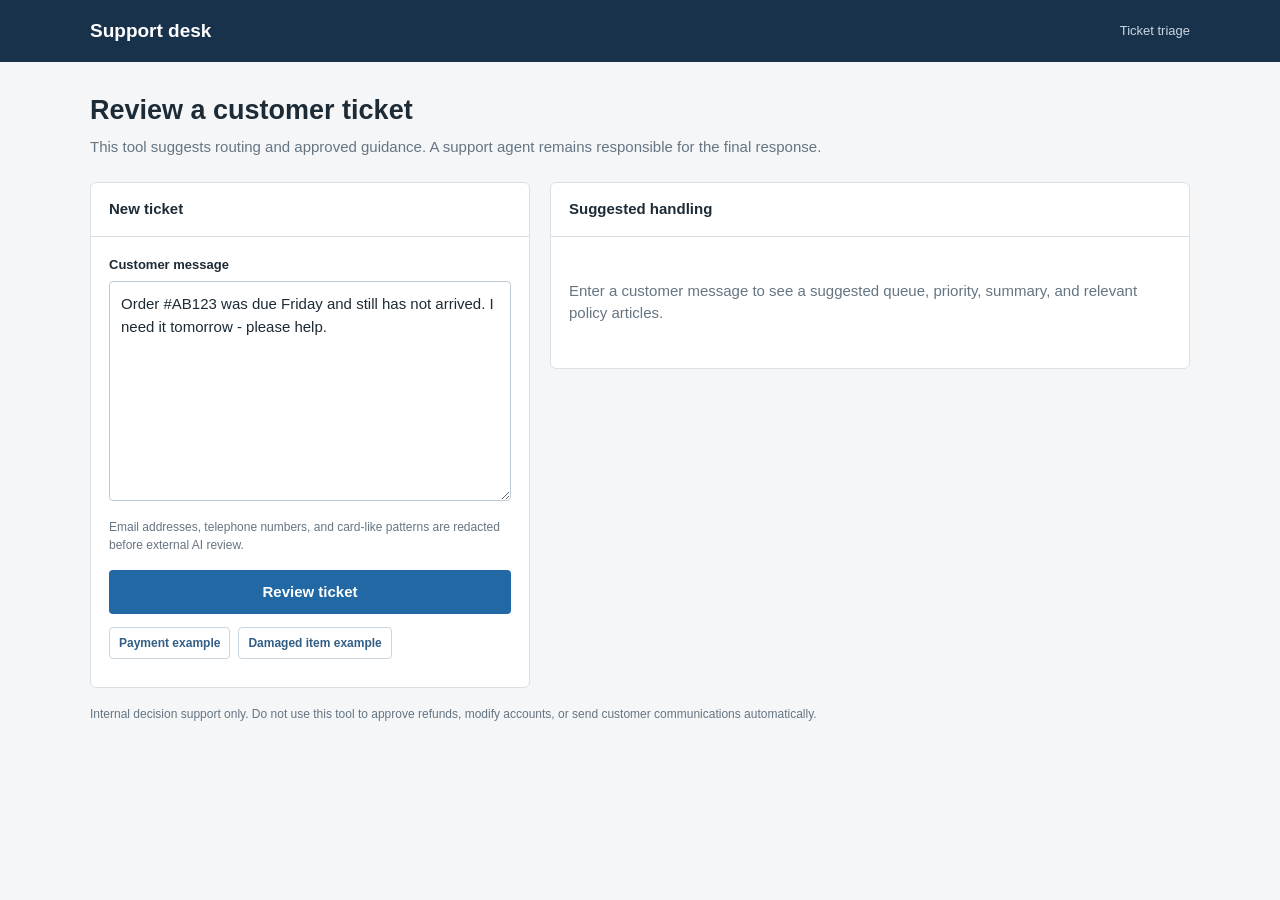
<file: app/index.html>
<!doctype html>
<html lang="en">
<head>
  <meta charset="utf-8"><meta name="viewport" content="width=device-width,initial-scale=1">
  <title>Support desk</title>
  <style>
    :root{--navy:#19324b;--blue:#2168a4;--line:#d9e0e6;--muted:#667582;--red:#9e3c3c}*{box-sizing:border-box}
    body{margin:0;background:#f4f6f8;color:#1d2b36;font:15px/1.5 Arial,sans-serif}header{background:var(--navy);color:#fff}
    .bar,main{width:min(1100px,calc(100% - 32px));margin:auto}.bar{height:62px;display:flex;align-items:center;justify-content:space-between}
    .brand{font-size:19px;font-weight:700}.section-name{color:#cad6e0;font-size:13px}main{padding:28px 0 48px}h1{margin:0 0 5px;font-size:27px}
    .intro{margin:0 0 24px;color:var(--muted)}.layout{display:grid;grid-template-columns:440px 1fr;gap:20px;align-items:start}
    .panel{border:1px solid var(--line);border-radius:6px;background:#fff}.panel-title{padding:15px 18px;border-bottom:1px solid var(--line);font-weight:700}
    .panel-body{padding:18px}label{display:block;margin-bottom:7px;font-size:13px;font-weight:700}textarea{width:100%;min-height:220px;resize:vertical;border:1px solid #bfcbd5;border-radius:4px;padding:11px;color:#1d2b36;font:inherit}
    textarea:focus{outline:2px solid #9fc3e3;border-color:var(--blue)}.notice{margin:10px 0 0;color:var(--muted);font-size:12px}
    button{width:100%;margin-top:16px;border:0;border-radius:4px;padding:11px;background:var(--blue);color:#fff;cursor:pointer;font:inherit;font-weight:700}
    button:hover{background:#185a92}button:disabled{opacity:.6;cursor:wait}.examples{display:flex;flex-wrap:wrap;gap:8px;margin-top:13px}.example{width:auto;margin:0;border:1px solid #cbd6df;padding:6px 9px;background:#fff;color:#325e86;font-size:12px}
    .empty{padding:25px 0;color:var(--muted)}.result-row{display:grid;grid-template-columns:1fr auto;gap:12px;border-bottom:1px solid var(--line);padding-bottom:17px}
    .label{display:block;color:var(--muted);font-size:11px;font-weight:700;letter-spacing:.06em;text-transform:uppercase}.intent{margin-top:3px;font-size:23px;font-weight:700}
    .priority{color:var(--blue);font-weight:700;text-align:right}.priority.high,.error{color:var(--red)}.confidence{color:var(--muted);font-size:12px;text-align:right}
    section.detail{margin-top:17px}.text{margin:5px 0 0}.next-step{margin-top:7px;border-left:3px solid var(--blue);padding:10px 12px;background:#f2f7fb}
    .references{margin:5px 0 0;padding-left:18px}.references li{margin:7px 0}.references small,.redacted,footer{color:var(--muted)}
    .redacted{border:1px solid #e5e9ed;border-radius:4px;padding:9px;background:#f8fafb;word-break:break-word}.error{margin-top:10px;font-size:13px}footer{margin-top:17px;font-size:12px}
    @media(max-width:780px){.layout{grid-template-columns:1fr}.section-name{display:none}}
  </style>
</head>
<body>
  <header><div class="bar"><div class="brand">Support desk</div><div class="section-name">Ticket triage</div></div></header>
  <main><h1>Review a customer ticket</h1><p class="intro">This tool suggests routing and approved guidance. A support agent remains responsible for the final response.</p>
    <div class="layout">
      <form class="panel" id="ticket-form"><div class="panel-title">New ticket</div><div class="panel-body">
        <label for="message">Customer message</label><textarea id="message" required>Order #AB123 was due Friday and still has not arrived. I need it tomorrow - please help.</textarea>
        <p class="notice">Email addresses, telephone numbers, and card-like patterns are redacted before external AI review.</p>
        <button id="submit" type="submit">Review ticket</button><div class="examples">
          <button class="example" type="button" data-message="My card was charged twice for order #PAY220. Please investigate urgently.">Payment example</button>
          <button class="example" type="button" data-message="My headphones arrived broken and I need a replacement.">Damaged item example</button>
        </div><div class="error" id="error" role="alert"></div></div></form>
      <aside class="panel" aria-live="polite"><div class="panel-title">Suggested handling</div><div class="panel-body">
        <div class="empty" id="empty">Enter a customer message to see a suggested queue, priority, summary, and relevant policy articles.</div>
        <div id="result" hidden><div class="result-row"><div><span class="label">Suggested queue</span><div class="intent" id="intent"></div></div><div><div class="priority" id="priority"></div><div class="confidence"><span id="confidence"></span> model confidence</div></div></div>
          <section class="detail"><span class="label">Internal summary</span><p class="text" id="summary"></p></section>
          <section class="detail"><span class="label">Recommended next step</span><div class="next-step" id="next-step"></div></section>
          <section class="detail"><span class="label">Order reference</span><p class="text" id="orders"></p></section>
          <section class="detail"><span class="label">Approved guidance</span><ul class="references" id="guidance"></ul></section>
          <section class="detail"><span class="label">Redacted message</span><div class="redacted" id="redacted"></div></section>
        </div></div></aside>
    </div><footer>Internal decision support only. Do not use this tool to approve refunds, modify accounts, or send customer communications automatically.</footer>
  </main>
  <script>
    const $=id=>document.getElementById(id);
    function showGuidance(articles){const list=$("guidance");list.replaceChildren();if(!articles.length){const item=document.createElement("li");item.textContent="No matching policy article was found.";list.append(item);return}for(const article of articles){const item=document.createElement("li"),title=document.createElement("strong"),snippet=document.createElement("small");title.textContent=article.title;snippet.textContent=article.snippet;item.append(title,document.createElement("br"),snippet);list.append(item)}}
    function showResult(data){$("empty").hidden=true;$("result").hidden=false;$("intent").textContent=data.intent_name;const priority=$("priority");priority.textContent=data.urgency==="high"?"High priority":"Standard priority";priority.className=`priority ${data.urgency}`;$("confidence").textContent=`${(data.confidence*100).toFixed(1)}%`;$("summary").textContent=data.agent_summary;$("next-step").textContent=data.recommended_next_step;$("orders").textContent=data.order_ids.length?data.order_ids.join(", "):"No order reference found.";$("redacted").textContent=data.redacted_message;showGuidance(data.knowledge_matches)}
    document.querySelectorAll(".example").forEach(button=>button.addEventListener("click",()=>$("message").value=button.dataset.message));
    $("ticket-form").addEventListener("submit",async event=>{event.preventDefault();const button=$("submit"),error=$("error");error.textContent="";button.disabled=true;button.textContent="Reviewing...";try{const response=await fetch("/v1/tickets/analyze",{method:"POST",headers:{"content-type":"application/json"},body:JSON.stringify({message:$("message").value})}),data=await response.json();if(!response.ok)throw new Error(data.detail||"Ticket review failed.");showResult(data)}catch(problem){error.textContent=problem.message}finally{button.disabled=false;button.textContent="Review ticket"}});
  </script>
</body></html>
</file>
